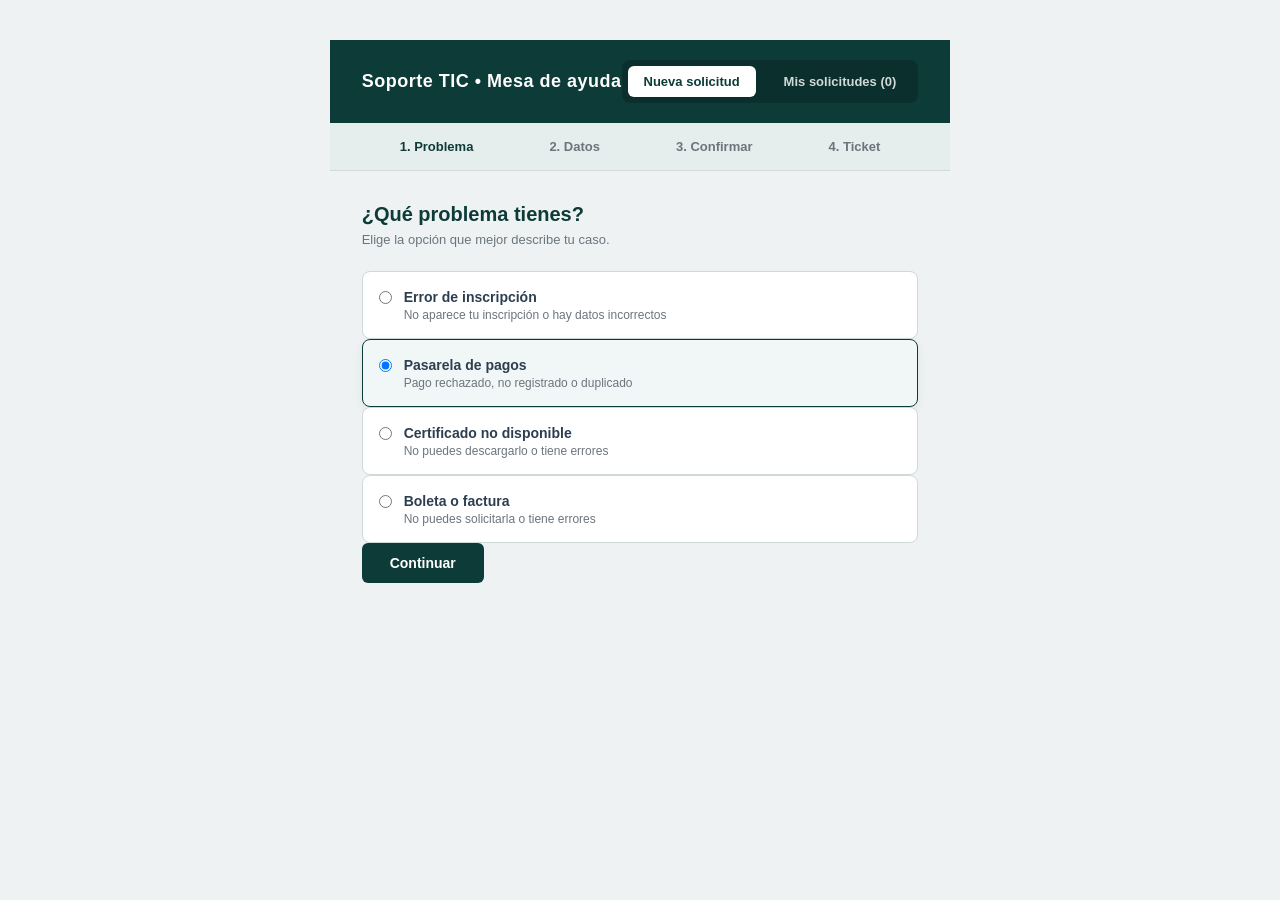
<file: Preliminar/index.html>
<!DOCTYPE html>
<html lang="es">
<head>
    <meta charset="UTF-8">
    <meta name="viewport" content="width=device-width, initial-scale=1.0">
    <title>Soporte TIC - Mesa de Ayuda</title>
    <link rel="stylesheet" href="css/index.css">
</head>
<body>

    <div class="phone-container" id="phoneContainer">
        <header class="app-header" id="appHeader">
            <div class="app-title" id="appTitleText">Soporte TIC • Mesa de ayuda</div>
            <div class="nav-tabs" id="navTabsContainer">
                <button class="tab active" id="tabNuevaSolicitud" onclick="switchView('paso1')">Nueva solicitud</button>
                <button class="tab" id="tabMisSolicitudes" onclick="switchView('mis-solicitudes')">Mis solicitudes (<span id="counterMisSolicitudes">0</span>)</button>
            </div>
        </header>

        <div id="view-paso1" class="view-section">
            <div class="stepper" id="stepperPaso1">
                <span class="active-step" id="step1Indicator">1. Problema</span>
                <span id="step2Indicator">2. Datos</span>
                <span id="step3Indicator">3. Confirmar</span>
                <span id="step4Indicator">4. Ticket</span>
            </div>
            <div class="app-content" id="contentPaso1">
                <h2>¿Qué problema tienes?</h2>
                <p class="subtitle">Elige la opción que mejor describe tu caso.</p>
                
                <div class="option-card" id="cardProblema1">
                    <input type="radio" name="problema" id="radioProblema1" value="inscripcion">
                    <div class="option-info">
                        <label for="radioProblema1" id="labelProblema1">Error de inscripción</label>
                        <p>No aparece tu inscripción o hay datos incorrectos</p>
                    </div>
                </div>

                <div class="option-card selected" id="cardProblema2">
                    <input type="radio" name="problema" id="radioProblema2" value="pagos" checked>
                    <div class="option-info">
                        <label for="radioProblema2" id="labelProblema2">Pasarela de pagos</label>
                        <p>Pago rechazado, no registrado o duplicado</p>
                    </div>
                </div>

                <div class="option-card" id="cardProblema3">
                    <input type="radio" name="problema" id="radioProblema3" value="certificado">
                    <div class="option-info">
                        <label for="radioProblema3" id="labelProblema3">Certificado no disponible</label>
                        <p>No puedes descargarlo o tiene errores</p>
                    </div>
                </div>

                <div class="option-card" id="cardProblema4">
                    <input type="radio" name="problema" id="radioProblema4" value="boleta">
                    <div class="option-info">
                        <label for="radioProblema4" id="labelProblema4">Boleta o factura</label>
                        <p>No puedes solicitarla o tiene errores</p>
                    </div>
                </div>

                <button class="btn-primary" id="btnContinuarPaso1" onclick="switchView('paso2')">Continuar</button>
            </div>
        </div>

        <div id="view-paso2" class="view-section" style="display: none;">
            <div class="stepper" id="stepperPaso2">
                <span id="step1IndicatorP2">1. Problema</span>
                <span class="active-step" id="step2IndicatorP2">2. Datos</span>
                <span id="step3IndicatorP2">3. Confirmar</span>
                <span id="step4IndicatorP2">4. Ticket</span>
            </div>
            <div class="app-content" id="contentPaso2">
                <h2>Completa los datos</h2>
                <p class="subtitle">Todos los campos son obligatorios.</p>

                <div class="form-group" id="groupCodigoAlumno">
                    <label for="inputCodigoAlumno">Código de alumno</label>
                    <input type="text" id="inputCodigoAlumno" placeholder="Ej. 2026001" autocomplete="off">
                <!-- Contenedor/Span para el mensaje de error -->
                    <span id="errorCodigoAlumno" class="error" style="display: none; color: #e53e3e; font-size: 11px; margin-top: 4px;">¡Solo se permiten números!</span>
            </div>

                <div class="form-group" id="groupNombres">
                    <label for="inputNombres">Nombres y apellidos</label>
                    <input type="text" id="inputNombres" pattern="[A-Za-záéíóúÁÉÍÓÚñÑ\s]+" placeholder="Ej. Ana Ruiz Paredes" title="Solo se permiten letras">
                </div>

                <div class="form-group" id="groupCorreo">
                    <label for="inputCorreo">Correo institucional</label>
                    <input type="email" id="inputCorreo" placeholder="ejemplo@instituto.edu.pe">
                </div>

                <div class="form-group" id="groupProblemaEspecifico">
                    <label for="selectProblemaEspecifico">Problema específico</label>
                    <select id="selectProblemaEspecifico">
                        <option value="">Error en el Nombre y Apellido...</option>
                        <option value="cobro_doble">Me cobraron dos veces</option>
                        <option value="no_reflejado">Pago no reflejado</option>
                        <option value="error_pasarela">Error en la pasarela</option>
                    </select>
                </div>

                <div class="info-box" id="infoBoxSeguridad">
                    Nunca te pediremos el número completo de tarjeta ni tus claves.
                </div>

                <div class="form-group" id="groupMedioPago">
                    <label for="selectMedioPago">Medio de pago</label>
                    <select id="selectMedioPago">
                        <option value="">Selecciona medio de pago...</option>
                        <option value="billetera">Billetera digital</option>
                        <option value="tarjeta">Tarjeta de crédito/débito</option>
                        <option value="transferencia">Transferencia bancaria</option>
                    </select>
                </div>

                <div class="form-group" id="groupNumOperacion">
                    <label for="inputNumOperacion">Número de operación</label>
                    <input type="text" id="inputNumOperacion" placeholder="Ej. 00482915">
                </div>

                <div class="form-group" id="groupMonto">
                    <label for="inputMonto">Monto pagado (S/)</label>
                    <input type="number" id="inputMonto" step="0.01" placeholder="0.00">
                </div>

                <div class="form-group" id="groupFechaPago">
                    <label for="inputFechaPago">Fecha del pago</label>
                    <input type="date" id="inputFechaPago">
                </div>

                <div class="form-group" id="groupDescripcion">
                    <label for="textareaDescripcion">Describe lo que ocurrió (Máx. 100 caracteres):</label>
                    <textarea id="textareaDescripcion" rows="3" maxlength="100" placeholder="Describe brevemente el problema..."></textarea>
                    <span class="counter" style="font-size: 11px; color: var(--text-muted); display: block; margin-top: 4px;">
                        Caracteres restantes: <span id="numContador" style="font-weight: bold;">100</span>
                    </span>
                </div>

                <button class="btn-primary" id="btnContinuarPaso2" onclick="switchView('paso3')">Continuar</button>
            </div>
        </div>

        <div id="view-paso3" class="view-section" style="display: none;">
            <div class="stepper" id="stepperPaso3">
                <span id="step1IndicatorP3">1. Problema</span>
                <span id="step2IndicatorP3">2. Datos</span>
                <span class="active-step" id="step3IndicatorP3">3. Confirmar</span>
                <span id="step4IndicatorP3">4. Ticket</span>
            </div>
            <div class="app-content" id="contentPaso3">
                <h2>Revisa antes de enviar</h2>
                <p class="subtitle">Si algo está mal, vuelve atrás y corrígelo.</p>

                <div class="request-card" id="requestSummaryCard">
                    <p class="request-meta"><strong>TIPO DE PROBLEMA:</strong> <span id="summaryProblema">Pasarela de pagos</span></p>
                    <p class="request-meta"><strong>CÓDIGO:</strong> <span id="summaryCodigo">U2026001</span></p>
                    <p class="request-meta"><strong>ALUMNO:</strong> <span id="summaryAlumno">Thomas Tuesta Rejas</span></p>
                    <p class="request-meta"><strong>CORREO:</strong> <span id="summaryCorreo">ana.ruiz@instituto.edu.pe</span></p>
                    <p class="request-meta"><strong>MEDIO DE PAGO:</strong> <span id="summaryMedioPago">Billetera digital</span></p>
                    <p class="request-meta"><strong>NÚMERO DE OPERACIÓN:</strong> <span id="summaryNumOperacion">00482915</span></p>
                    <p class="request-meta"><strong>MONTO:</strong> <span id="summaryMonto">S/ 350.50</span></p>
                    <p class="request-meta"><strong>FECHA:</strong> <span id="summaryFecha">8/10/2026</span></p>
                    <p class="request-meta"><strong>DESCRIPCIÓN:</strong> <span id="summaryDescripcion">Pagué la pensión y aparecen dos cargos en mi cuenta.</span></p>
                    <p class="request-meta"><strong>PRIORIDAD Y PLAZO ESTIMADO:</strong> <span id="summaryPrioridad">Alta · 12 horas</span></p>
                </div>

                <div class="actions-row" id="actionsRowPaso3">
                    <button class="btn-primary btn-outline" id="btnCorregirP3" onclick="switchView('paso2')">Corregir</button>
                    <button class="btn-primary" id="btnConfirmarP3" onclick="switchView('paso4')">Confirmar</button>
                </div>
            </div>
        </div>

        <div id="view-paso4" class="view-section" style="display: none;">
            <div class="stepper" id="stepperPaso4">
                <span id="step1IndicatorP4">1. Problema</span>
                <span id="step2IndicatorP4">2. Datos</span>
                <span id="step3IndicatorP4">3. Confirmar</span>
                <span class="active-step" id="step4IndicatorP4">4. Ticket</span>
            </div>
            <div class="app-content" id="contentPaso4" style="text-align: center;">
                <h2 style="margin-bottom: 16px;">Tu solicitud fue registrada</h2>
                
                <div class="ticket-box" id="ticketSuccessBox">
                    <span style="font-size: 11px; color: var(--text-muted); font-weight: bold;">NÚMERO DE TICKET</span>
                    <div class="ticket-number" id="ticketNumberDisplay">TK-2026-0001</div>
                    <span class="badge badge-warning" id="ticketBadgeStatus">En proceso</span>
                    
                    <p style="font-size: 12px; margin-top: 12px; font-weight: 600;" id="ticketProblemType">Pasarela de pagos</p>
                    <span style="font-size: 10px; color: #c53030; font-weight: bold;" id="ticketPriorityDisplay">Prioridad alta</span>
                    
                    <p style="font-size: 11px; color: var(--text-muted); margin-top: 12px;" id="ticketInstructionsText">
                        Respuesta estimada en 12 horas, al correo que registraste.
                    </p>
                </div>

                <button class="btn-primary btn-outline" id="btnNuevaSolicitudP4" onclick="switchView('paso1')" style="margin-bottom: 8px;">Nueva solicitud</button>
                <button class="btn-primary" id="btnVerSolicitudesP4" onclick="switchView('mis-solicitudes')">Ver solicitudes</button>
            </div>
        </div>

        <div id="view-mis-solicitudes" class="view-section" style="display: none;">
            <div class="app-content" id="contentMisSolicitudes">
                <h2>Mis solicitudes</h2>
                <div class="form-group" id="groupSearchSolicitudes" style="margin-top: 8px;">
                    <label for="inputSearchSolicitudes">Buscar</label>
                    <input type="text" id="inputSearchSolicitudes" placeholder="Ticket o problema">
                </div>
                <div class="form-group" id="groupFilterEstado">
                    <label for="selectFilterEstado">Estado</label>
                    <select id="selectFilterEstado">
                        <option value="todas">Todas</option>
                        <option value="proceso">En proceso</option>
                        <option value="finalizadas">Finalizadas</option>
                    </select>
                </div>

                <p id="totalSolicitudesText" style="font-size: 11px; color: var(--text-muted); margin-bottom: 16px;">0 solicitudes</p>

                <div id="emptyStateContainer" style="text-align: center; padding: 30px 10px; color: var(--text-muted);">
                    <p style="font-size: 13px; font-weight: 600;">No tienes solicitudes registradas.</p>
                    <p style="font-size: 11px; margin-top: 4px;">Las nuevas solicitudes que registres aparecerán aquí.</p>
                </div>
            </div>
        </div>

    </div>

    <script>
        function switchView(viewId) {
            document.querySelectorAll('.view-section').forEach(el => el.style.display = 'none');
            document.getElementById('view-' + viewId).style.display = 'block';

            if(viewId === 'mis-solicitudes') {
                document.querySelectorAll('.tab')[0].classList.remove('active');
                document.querySelectorAll('.tab')[1].classList.add('active');
            } else {
                document.querySelectorAll('.tab')[0].classList.add('active');
                document.querySelectorAll('.tab')[1].classList.remove('active');
            }
        }
    </script>

    <script src="js/index.js"></script>
</body>
</html>
</file>
<file: Preliminar/css/index.css>
:root {
    --primary-color: #0d3b38;
    --accent-color: #125551;
    --button-hover: #092826;
    --bg-color: #eef2f3;
    --card-bg: #ffffff;
    --text-main: #2c3e50;
    --text-muted: #6c757d;
    --border-color: #d1d9d8;
    --warning-bg: #fef3c7;
    --warning-text: #92400e;
}

* {
    box-sizing: border-box;
    margin: 0;
    padding: 0;
    font-family: 'Segoe UI', Tahoma, Geneva, Verdana, sans-serif;
}

body {
    background-color: var(--bg-color);
    color: var(--text-main);
    min-height: 100vh;
    display: flex;
    justify-content: center;
    align-items: flex-start;
    padding: 40px 20px;
}

.desktop-container {
    width: 100%;
    max-width: 900px;
    background-color: var(--card-bg);
    border-radius: 12px;
    box-shadow: 0 8px 24px rgba(0, 0, 0, 0.08);
    overflow: hidden;
    border: 1px solid var(--border-color);
}

.app-header {
    background-color: var(--primary-color);
    color: white;
    padding: 20px 32px;
    display: flex;
    justify-content: space-between;
    align-items: center;
}

.app-title {
    font-size: 18px;
    font-weight: 700;
    letter-spacing: 0.5px;
}

.nav-tabs {
    display: flex;
    gap: 12px;
    background: rgba(0, 0, 0, 0.2);
    padding: 6px;
    border-radius: 8px;
}

.tab {
    padding: 8px 16px;
    font-size: 13px;
    font-weight: 600;
    color: #d1d9d8;
    background: transparent;
    border: none;
    border-radius: 6px;
    cursor: pointer;
    transition: all 0.2s ease;
}

.tab.active {
    background: white;
    color: var(--primary-color);
}

.stepper {
    display: flex;
    justify-content: space-around;
    padding: 16px 32px;
    background: #e6eded;
    font-size: 13px;
    color: var(--text-muted);
    font-weight: 600;
    border-bottom: 1px solid var(--border-color);
}

.stepper span {
    display: flex;
    align-items: center;
    gap: 8px;
}

.stepper span.active-step {
    color: var(--primary-color);
    font-weight: bold;
}

.app-content {
    padding: 32px;
}

h2 {
    font-size: 20px;
    color: var(--primary-color);
    margin-bottom: 6px;
}

p.subtitle {
    font-size: 13px;
    color: var(--text-muted);
    margin-bottom: 24px;
}

.form-grid {
    display: grid;
    grid-template-columns: 1fr 1fr;
    gap: 16px 24px;
}

.form-group {
    display: flex;
    flex-direction: column;
}

.form-group.full-width {
    grid-column: span 2;
}

label {
    font-size: 12px;
    font-weight: 600;
    color: var(--text-main);
    margin-bottom: 6px;
}

input, select, textarea {
    width: 100%;
    padding: 10px 14px;
    border: 1px solid var(--border-color);
    border-radius: 6px;
    font-size: 13px;
    color: var(--text-main);
    background: #fafafa;
    transition: border-color 0.2s ease;
}

input:focus, select:focus, textarea:focus {
    outline: none;
    border-color: var(--primary-color);
    background: white;
}

.info-box {
    grid-column: span 2;
    background-color: #e3f2fd;
    border-left: 4px solid #1976d2;
    padding: 12px;
    font-size: 12px;
    color: #0d47a1;
    border-radius: 4px;
    margin: 8px 0;
}

.options-grid {
    display: grid;
    grid-template-columns: 1fr 1fr;
    gap: 16px;
    margin-bottom: 24px;
}

.option-card {
    border: 1px solid var(--border-color);
    border-radius: 8px;
    padding: 16px;
    cursor: pointer;
    display: flex;
    align-items: flex-start;
    gap: 12px;
    background: white;
    transition: all 0.2s ease;
}

.option-card:hover {
    border-color: var(--primary-color);
}

.option-card.selected {
    border-color: var(--primary-color);
    background-color: #f0f7f6;
    box-shadow: 0 2px 8px rgba(13, 59, 56, 0.08);
}

.option-card input {
    margin-top: 3px;
    width: auto;
}

.option-info label {
    font-size: 14px;
    font-weight: 700;
    color: var(--text-main);
    cursor: pointer;
}

.option-info p {
    font-size: 12px;
    color: var(--text-muted);
    margin-top: 2px;
}

.button-container {
    display: flex;
    justify-content: flex-end;
    gap: 12px;
    margin-top: 24px;
    grid-column: span 2;
}

.btn-primary {
    background-color: var(--primary-color);
    color: white;
    border: none;
    padding: 12px 28px;
    border-radius: 6px;
    font-weight: 600;
    font-size: 14px;
    cursor: pointer;
    transition: background-color 0.2s ease;
}

.btn-primary:hover {
    background-color: var(--button-hover);
}

.btn-outline {
    background-color: white;
    color: var(--primary-color);
    border: 1px solid var(--primary-color);
}

.btn-outline:hover {
    background-color: #f0f7f6;
}

.summary-card {
    background: #f8f9fa;
    border: 1px solid var(--border-color);
    border-radius: 8px;
    padding: 24px;
    display: grid;
    grid-template-columns: 1fr 1fr;
    gap: 12px 24px;
}

.summary-item {
    font-size: 13px;
}

.summary-item strong {
    color: var(--text-muted);
    font-size: 11px;
    display: block;
    text-transform: uppercase;
    margin-bottom: 2px;
}

.ticket-box {
    border: 2px dashed var(--primary-color);
    background: #f8f9fa;
    border-radius: 12px;
    padding: 32px;
    text-align: center;
    max-width: 450px;
    margin: 0 auto 24px auto;
}

.ticket-number {
    font-size: 24px;
    font-weight: bold;
    color: var(--primary-color);
    margin: 12px 0;
}

.badge {
    display: inline-block;
    padding: 4px 12px;
    font-size: 11px;
    font-weight: 600;
    border-radius: 4px;
}

.badge-warning {
    background-color: var(--warning-bg);
    color: var(--warning-text);
}
</file>
